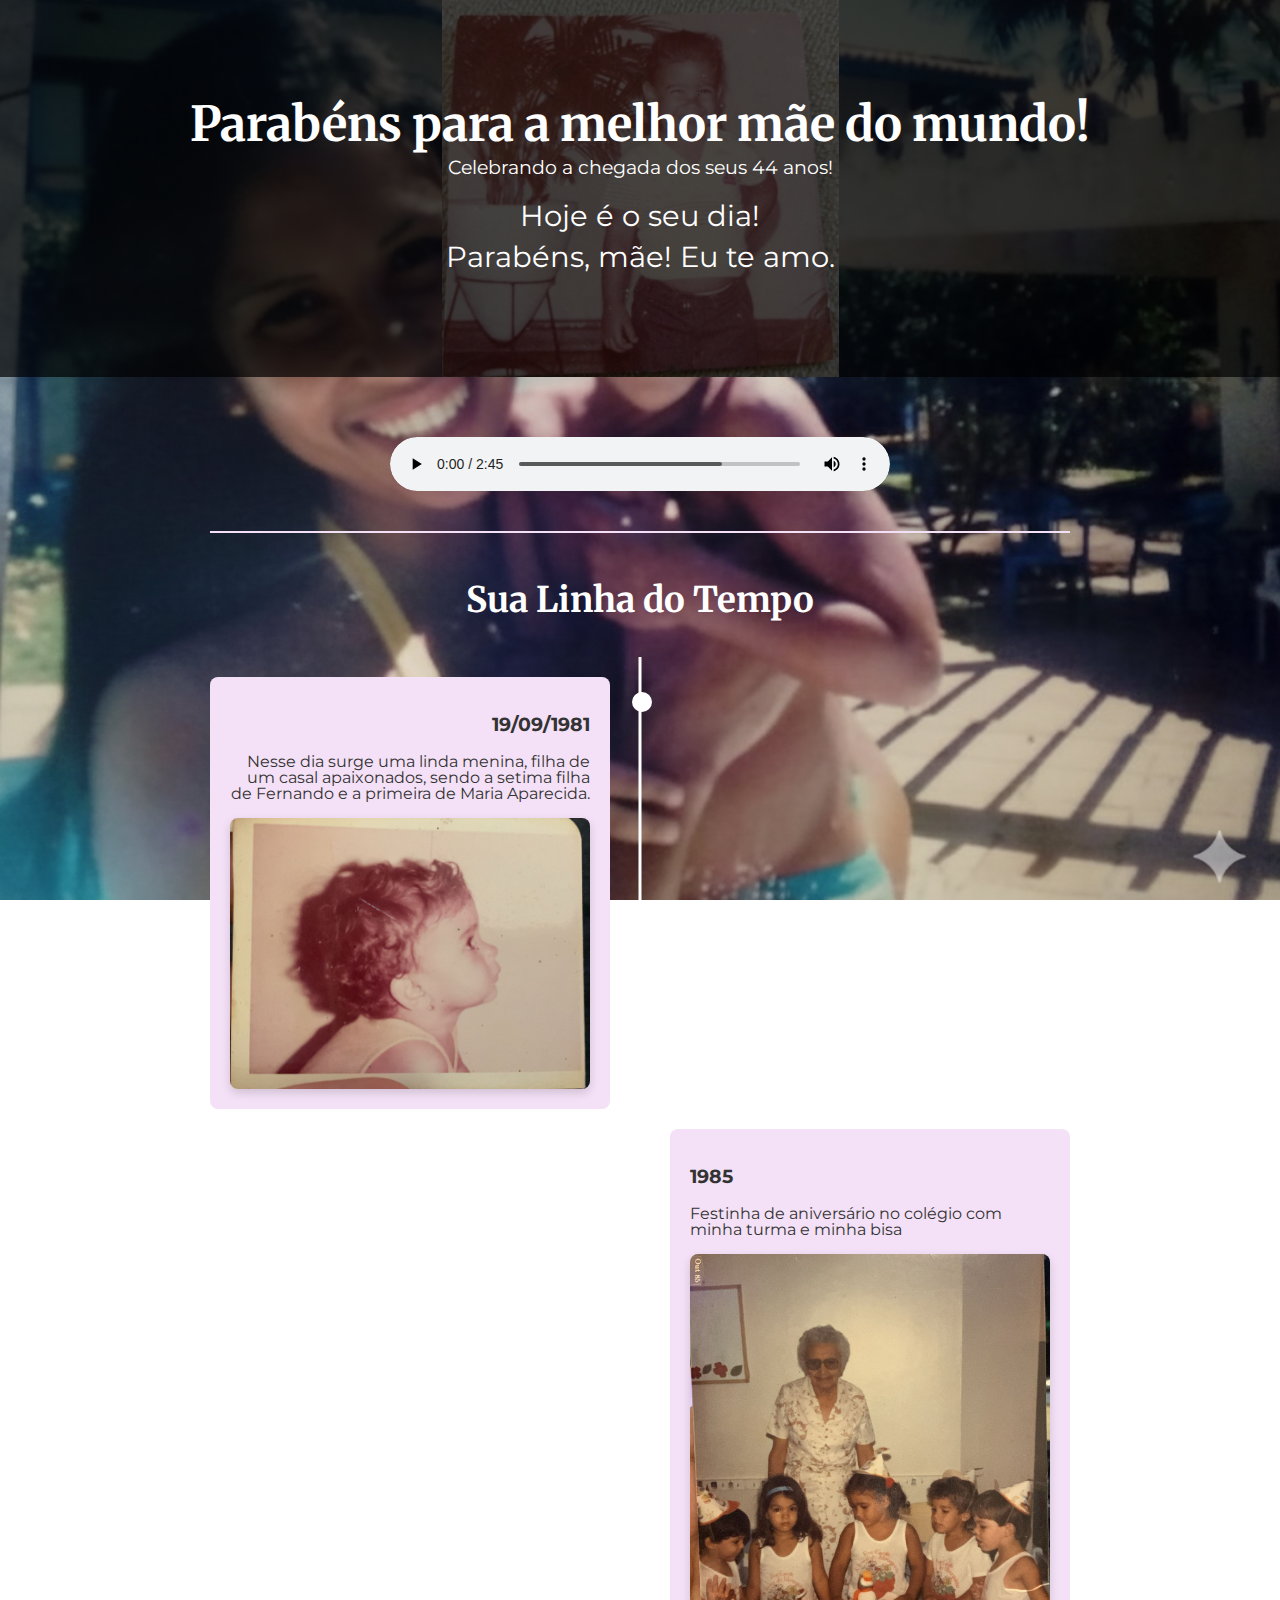
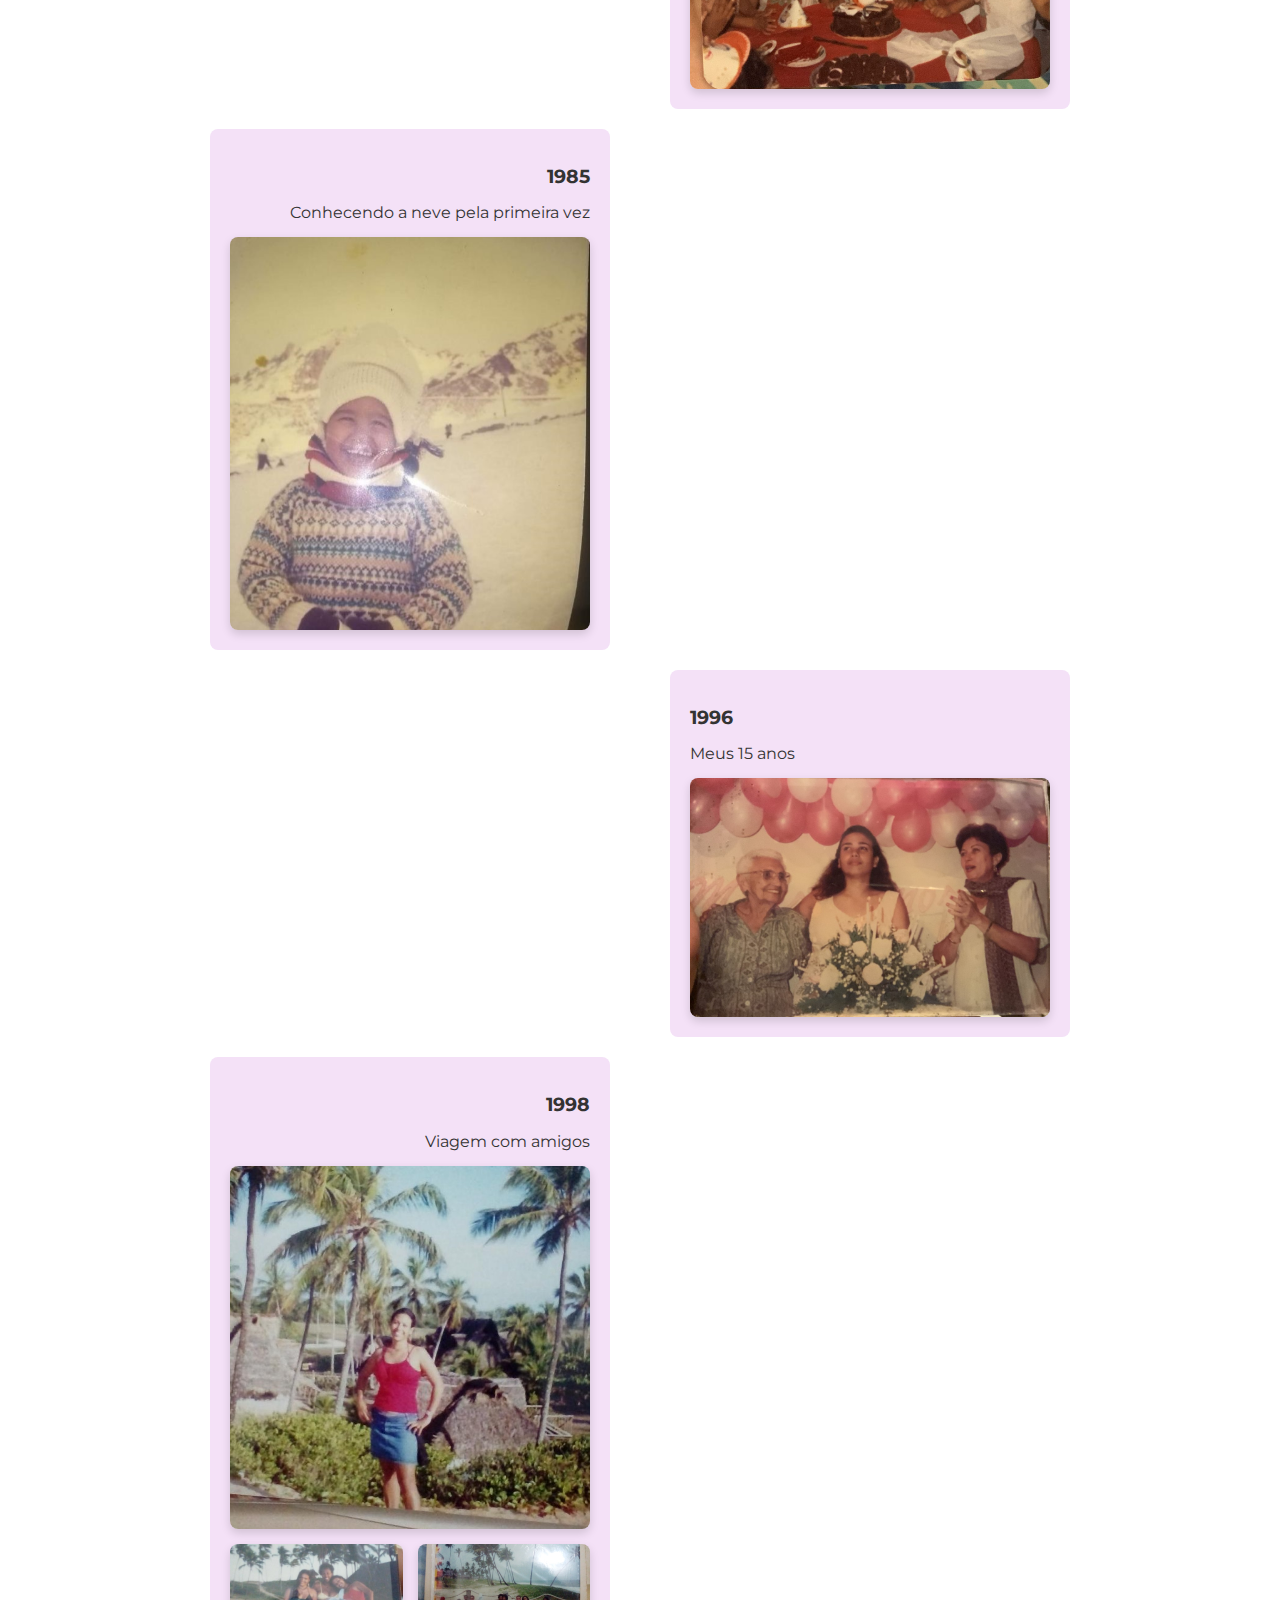
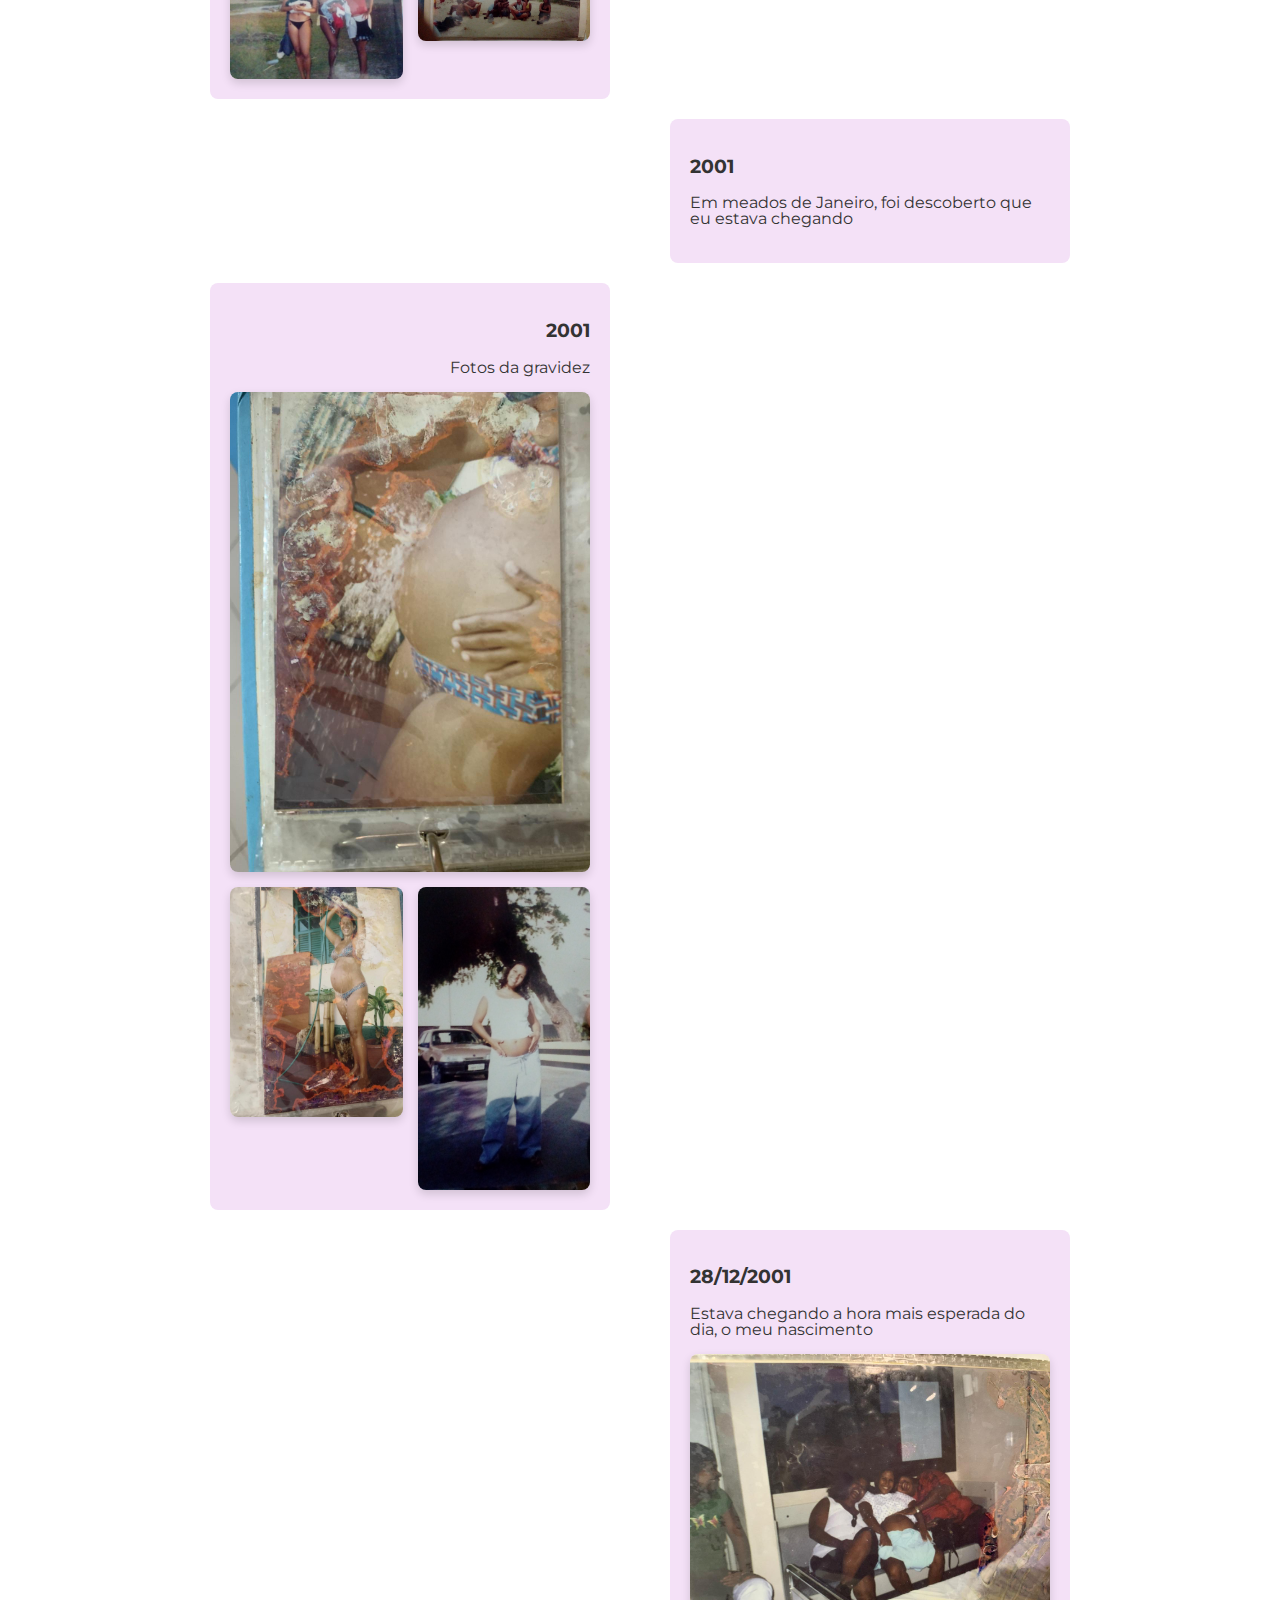
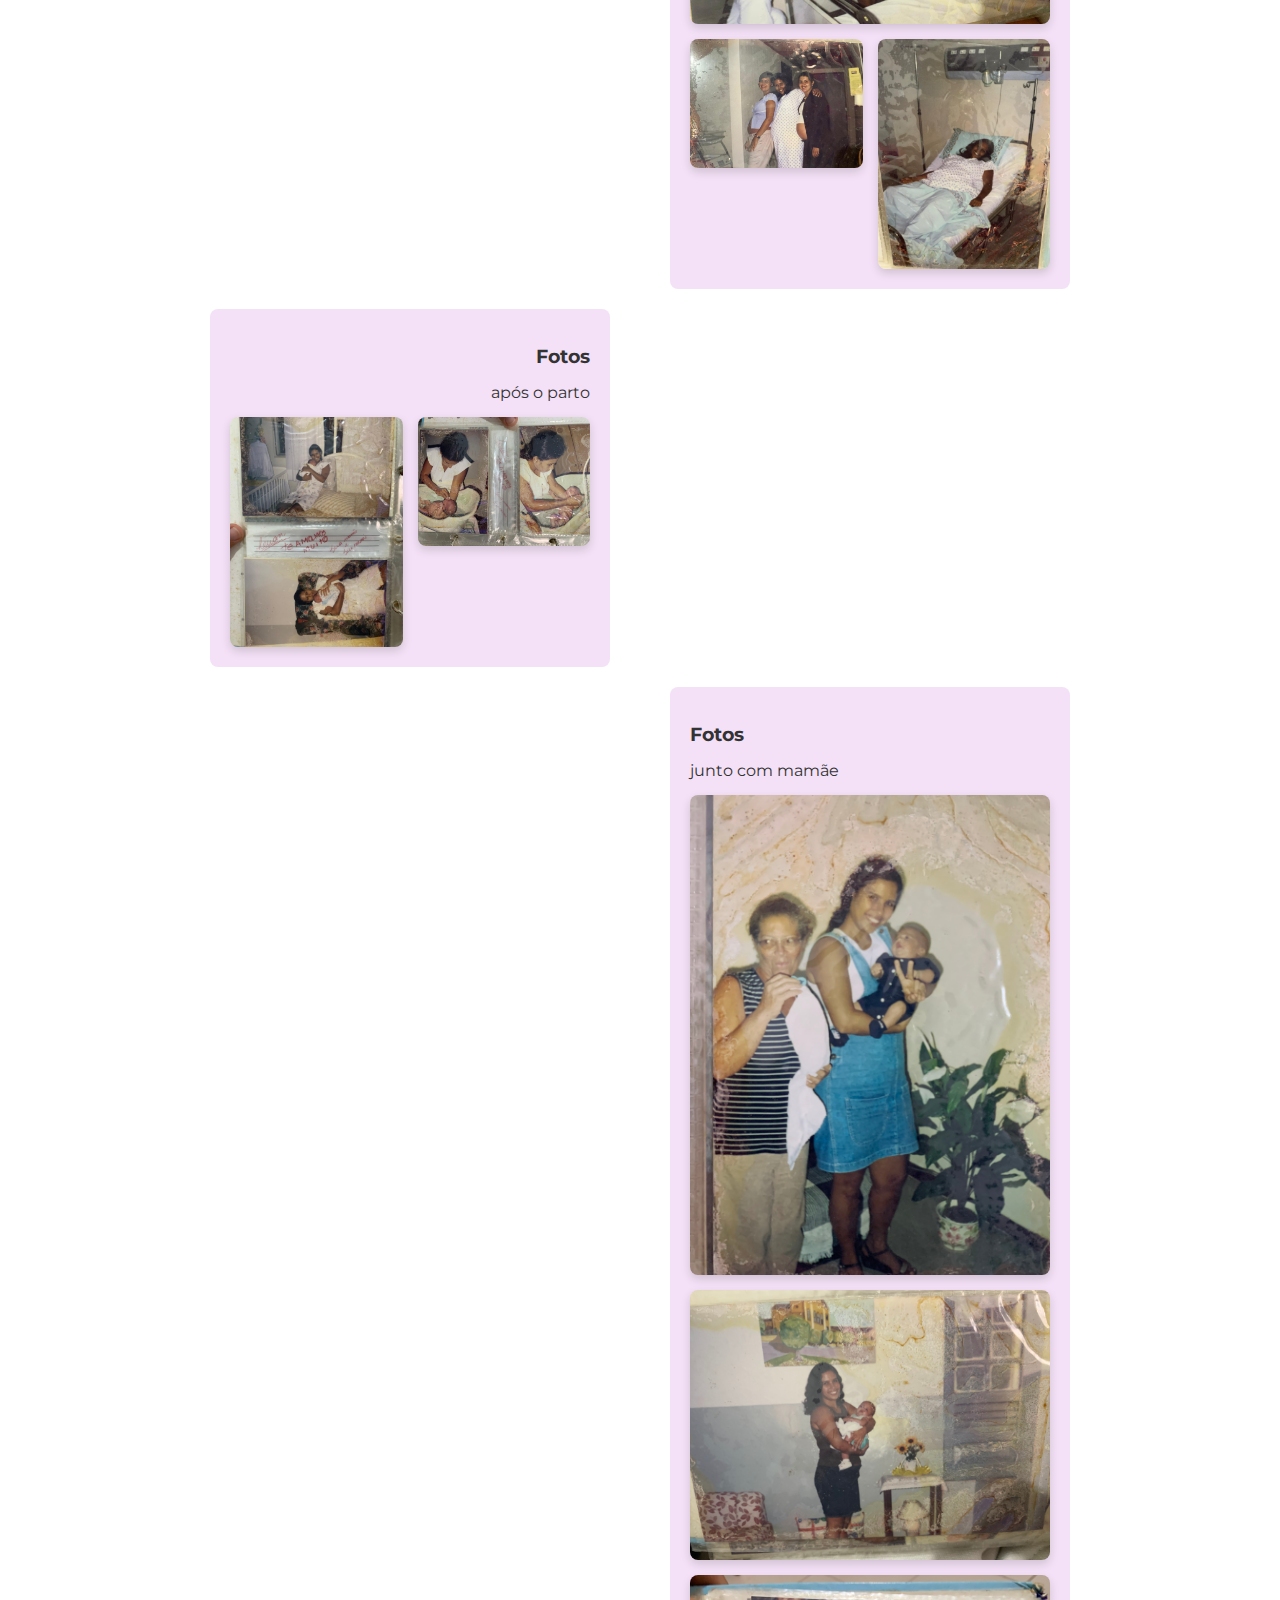
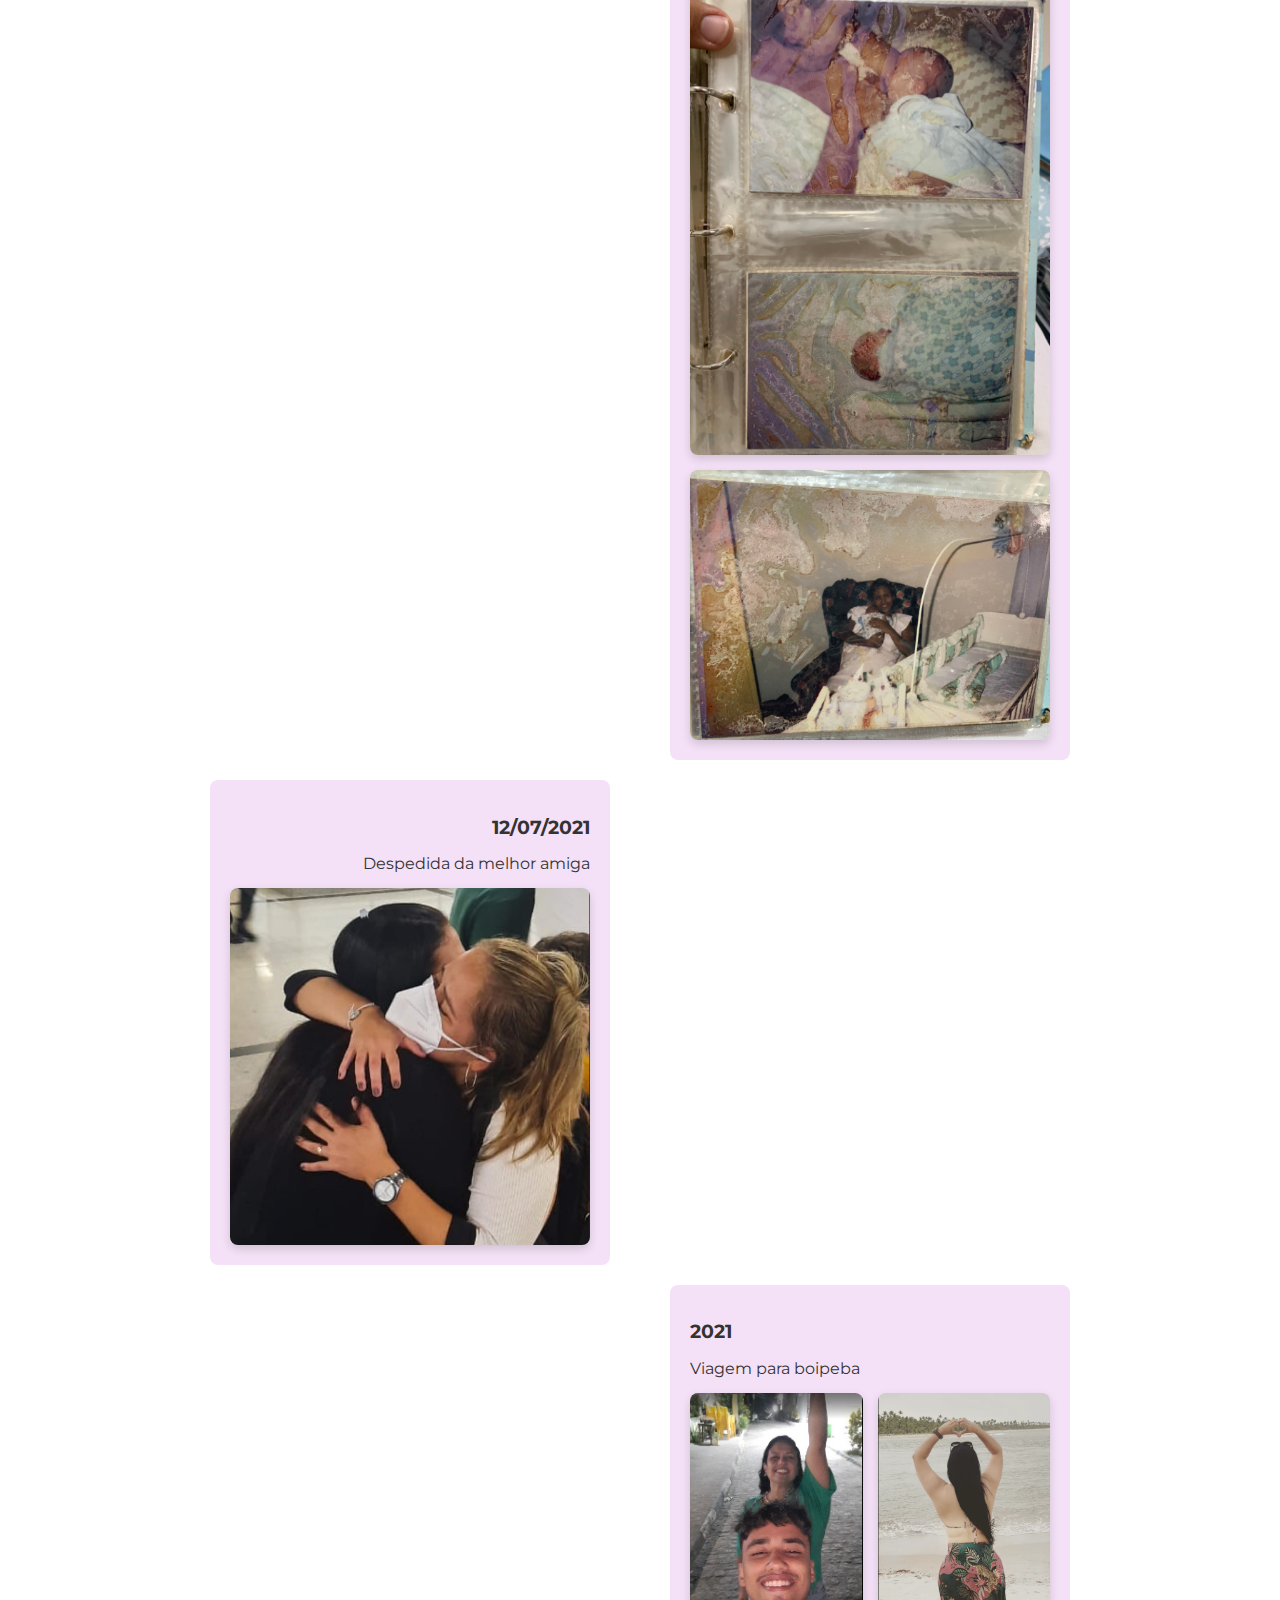
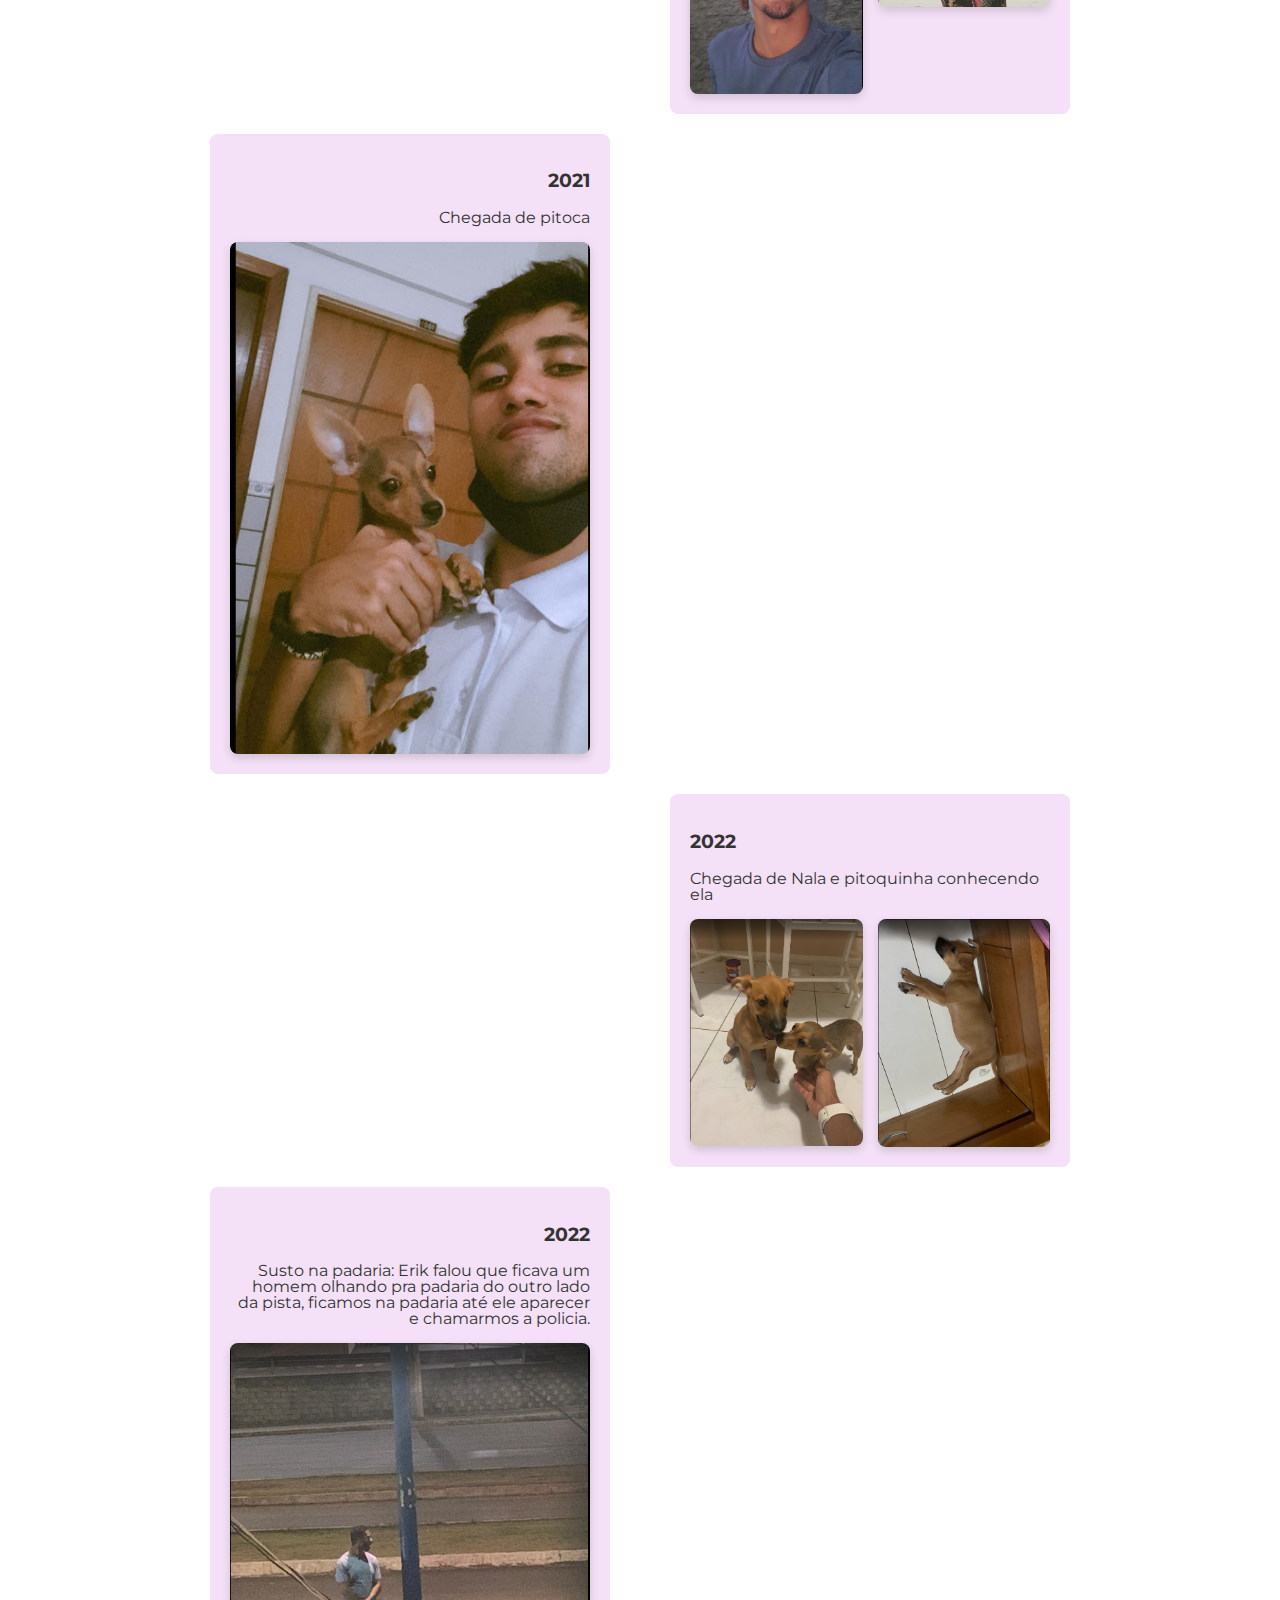
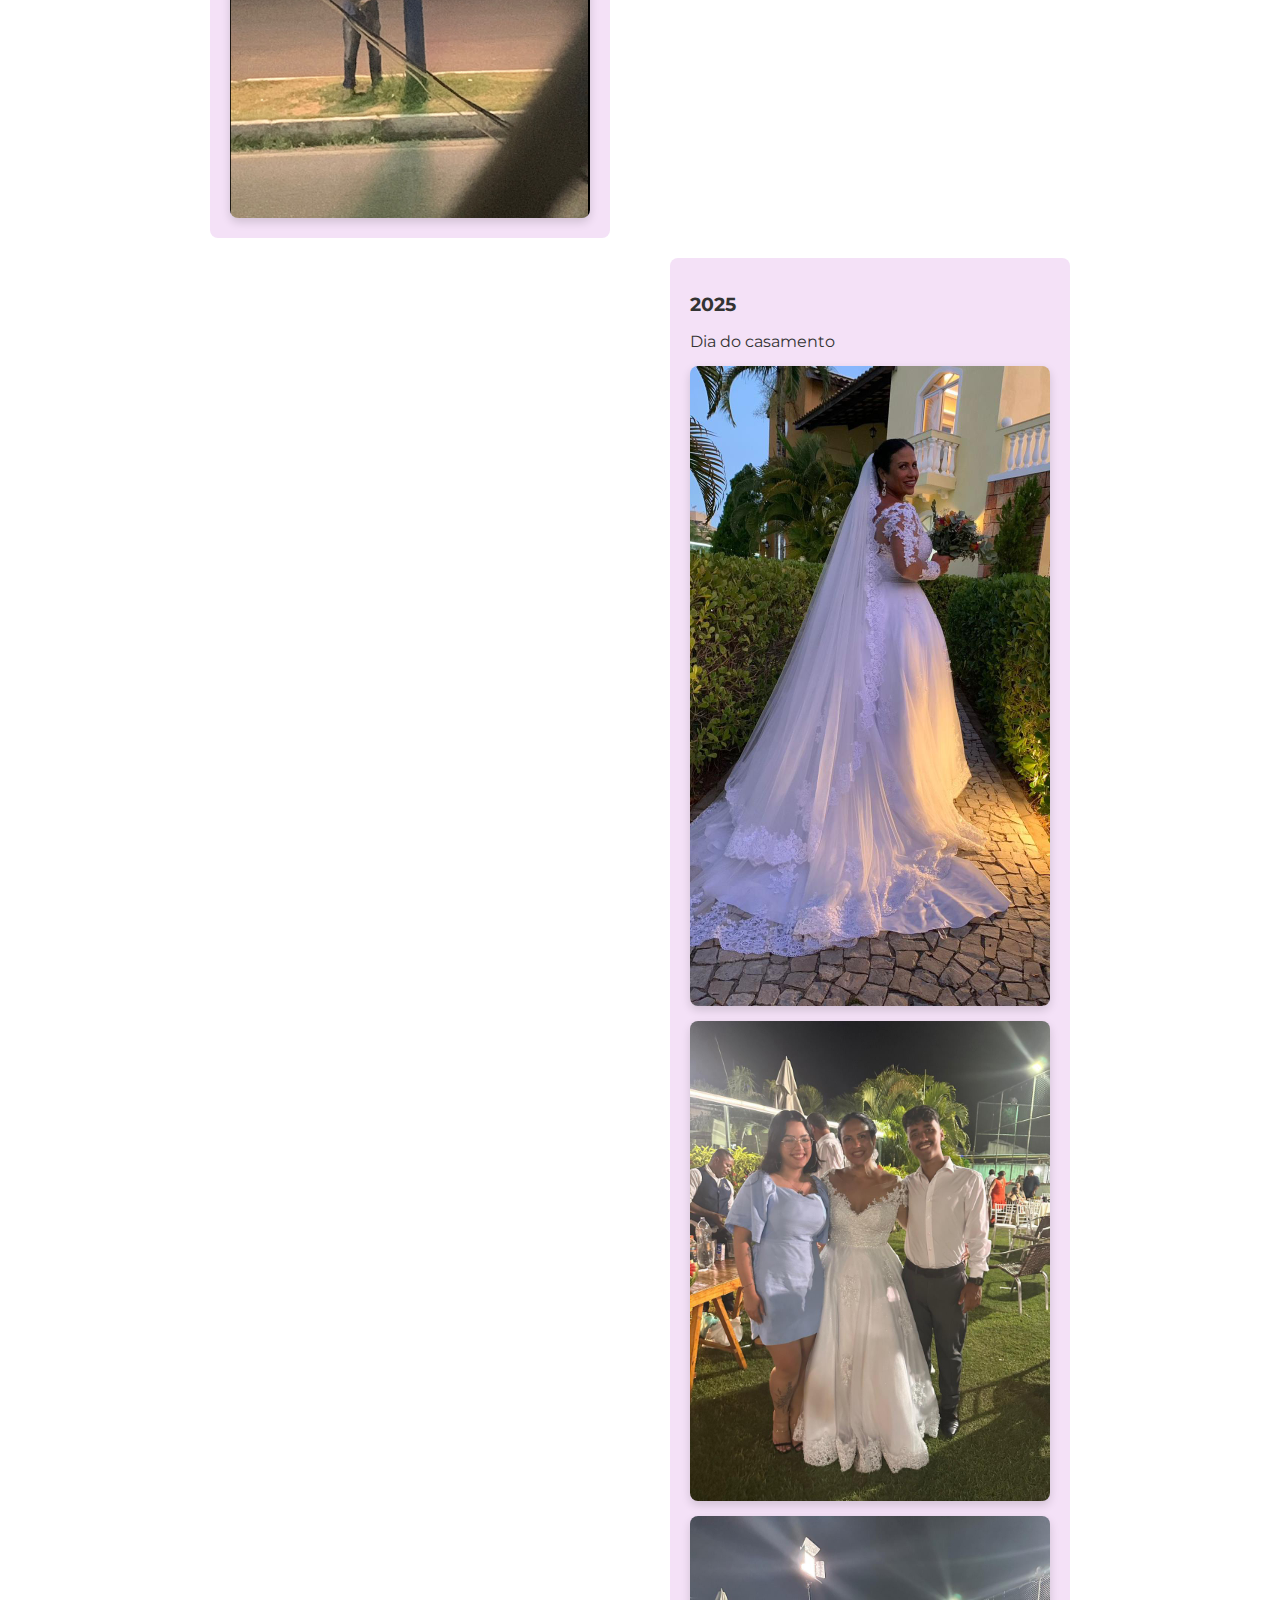
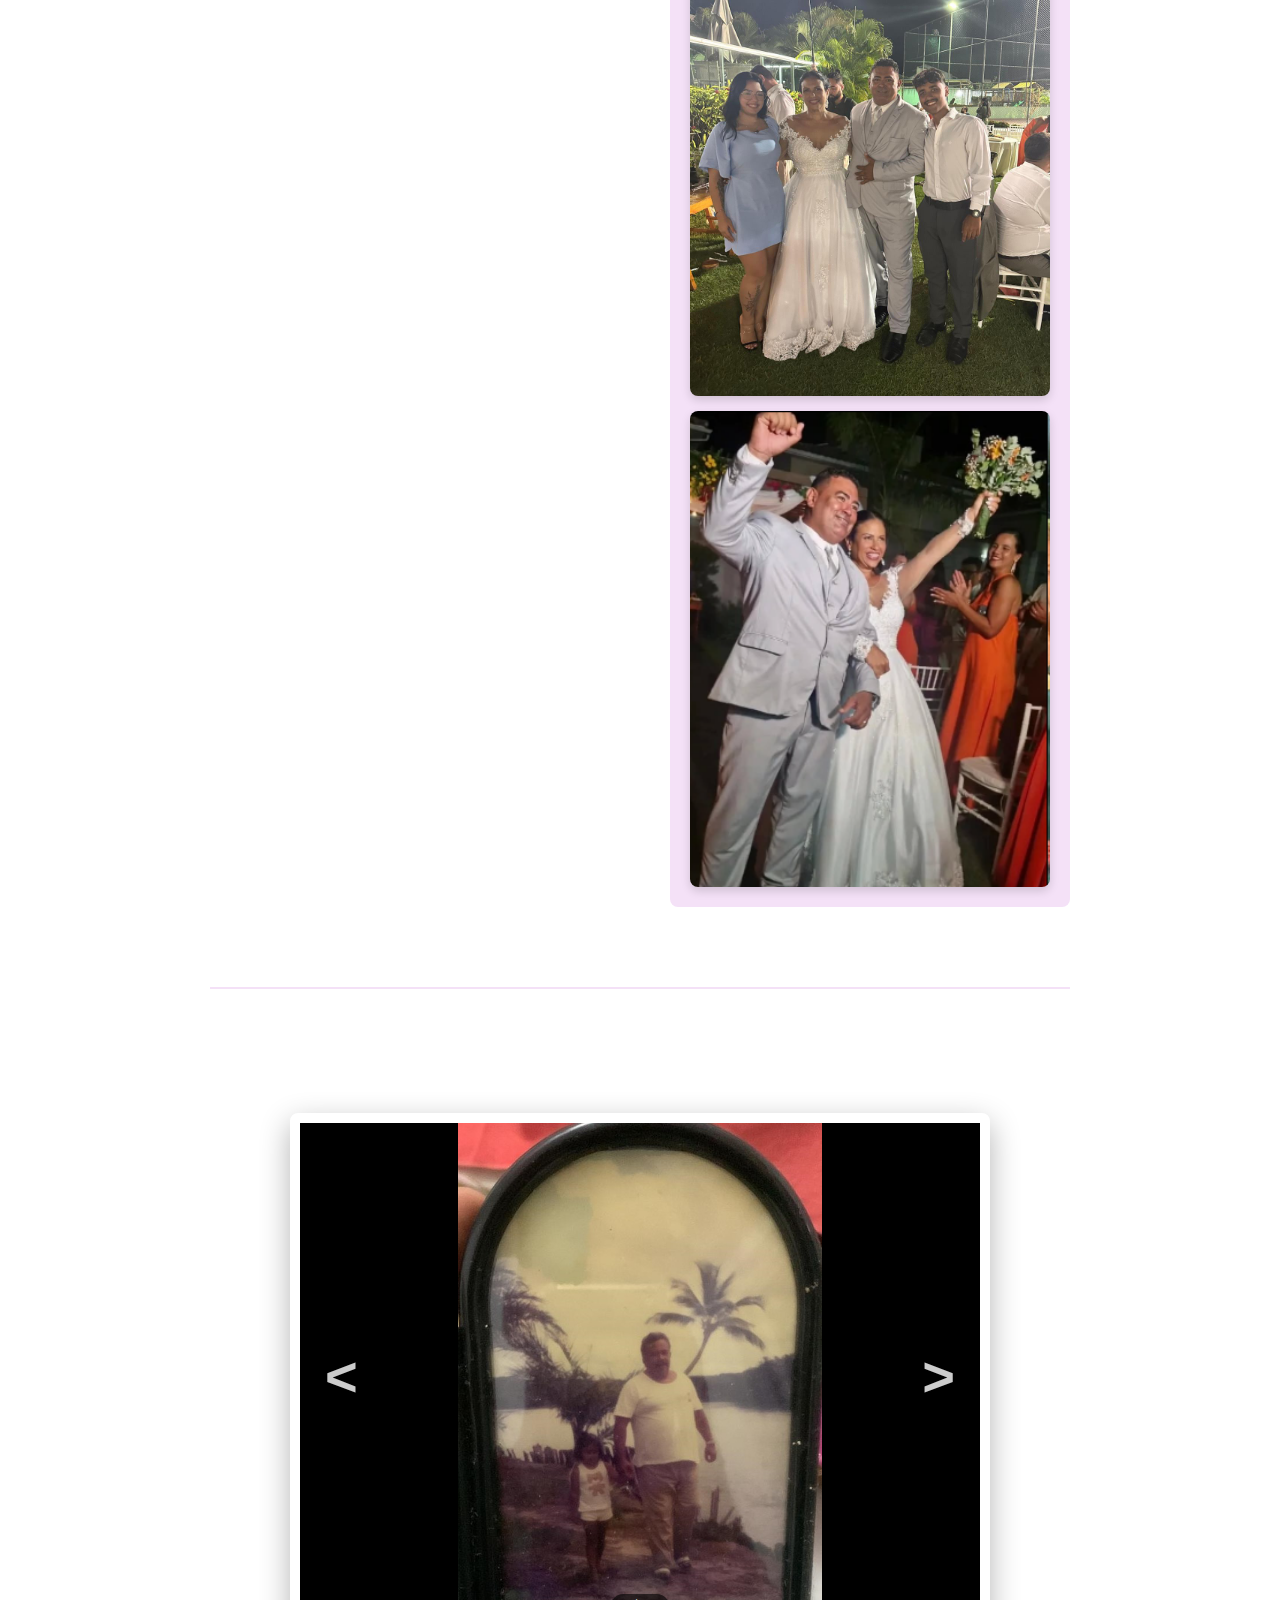
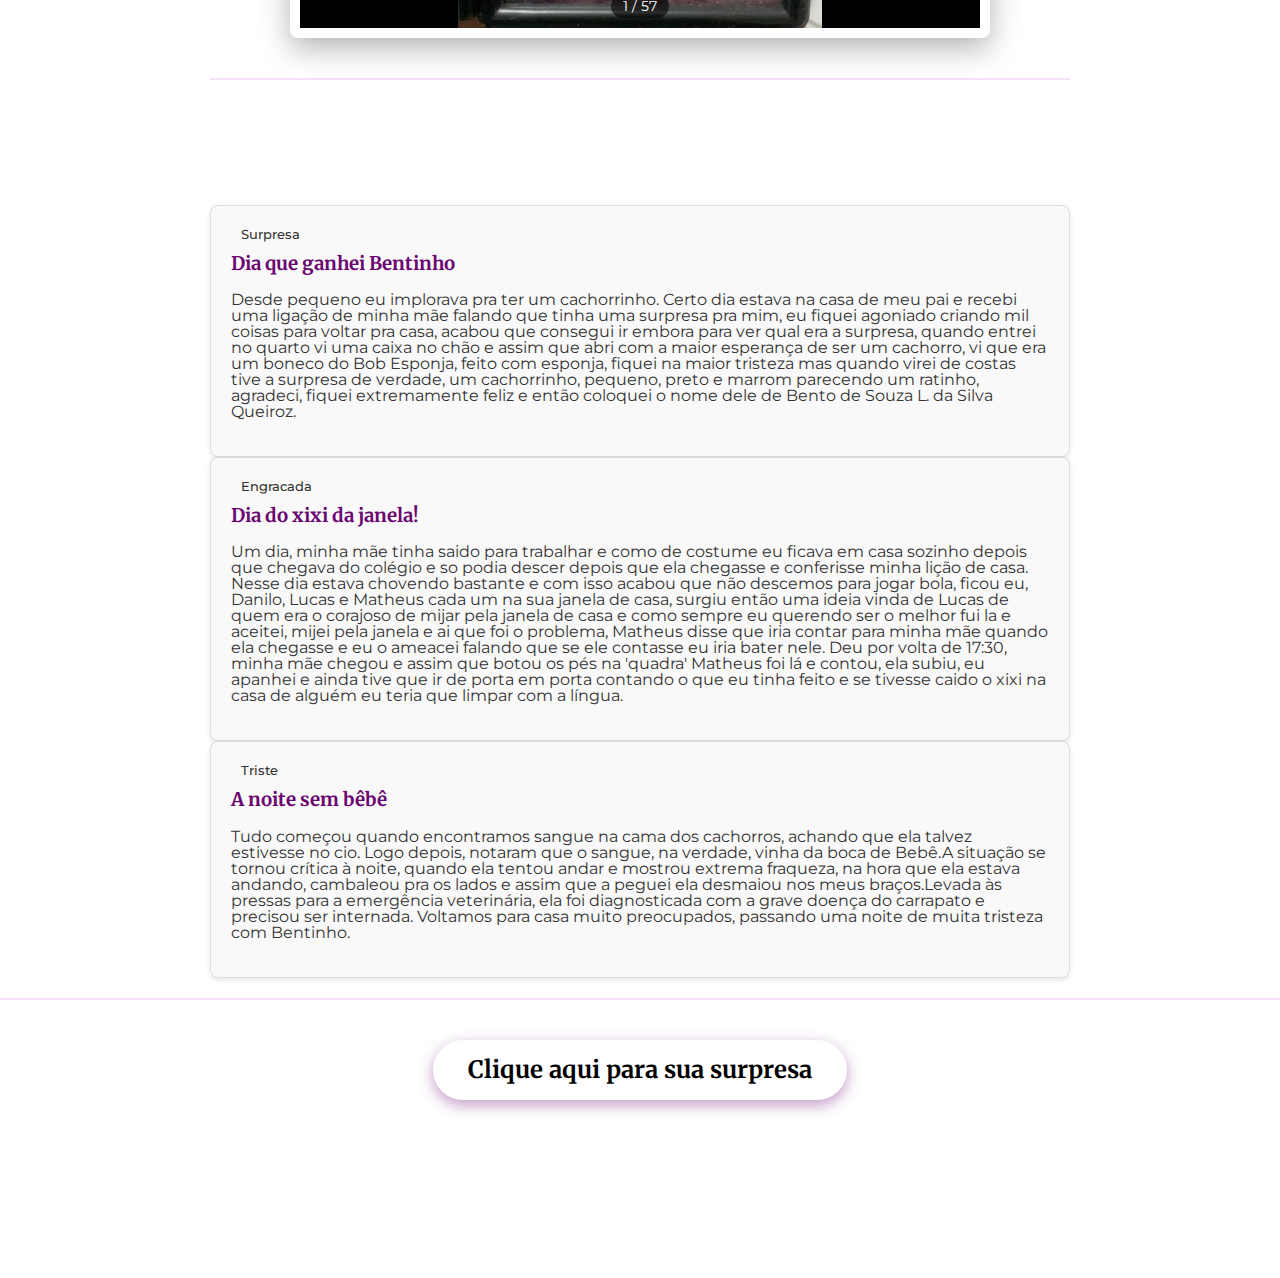
<file: index.html>
<!DOCTYPE html>
<html lang="pt-BR">
<head>
    <meta charset="UTF-8">
    <meta name="viewport" content="width=device-width, initial-scale=1.0">
    <title>Feliz Aniversário, Mãe!</title>
    <link rel="stylesheet" href="style.css">
    <link rel="preconnect" href="https://fonts.googleapis.com">
    <link rel="preconnect" href="https://fonts.gstatic.com" crossorigin>
    <link href="https://fonts.googleapis.com/css2?family=Merriweather:wght@400;700&family=Montserrat:wght@400;500&display=swap" rel="stylesheet">
</head>
<body>

    <header class="hero">
        <div class="hero-content">
            <h1 id="titulo-principal"></h1>
            <p id="subtitulo-principal"></p>
            <div id="countdown">
                <div class="time-box">
                    <span id="dias">00</span>
                    <small>Dias</small>
                </div>
                <div class="time-box">
                    <span id="horas">00</span>
                    <small>Horas</small>
                </div>
                <div class="time-box">
                    <span id="minutos">00</span>
                    <small>Minutos</small>
                </div>
                <div class="time-box">
                    <span id="segundos">00</span>
                    <small>Segundos</small>
                </div>
            </div>
        </div>
    </header>

    <main class="container">
        <audio id="musica-fundo" auto loop controls>
            <source src="Iframe Seu espião (Acústico) [hqQT-dNCZ7Q].mp3" type="audio/mpeg">
        </audio>

        <section class="section">
            <h2>Sua Linha do Tempo</h2>
            <div class="timeline" id="timeline-container"></div>
        </section>

        <section class="section">
            <h2>Seu Álbum de Fotos</h2>
            <div class="photo-book" id="photo-album-container">
                <div id="photo-book-pages"></div>
                <button class="nav-button" id="prev-page" title="Página Anterior">&lt;</button>
                <button class="nav-button" id="next-page" title="Próxima Página">&gt;</button>
                <div id="page-counter"></div>
            </div>
        </section>

        <section class="section">
            <h2>Nossas histórias</h2>
            <div class="stories-grid" id="stories-container"></div>
        </section>
    </main>

    <section class="section section-surpresa">
        <a href="surpresa.html" class="botao-surpresa" target="_blank" rel="noopener noreferrer">Clique aqui para sua surpresa</a>
    </section>

    <footer>
        <p id="autor-footer">Feito com carinho e amor de seu filho</p>
    </footer>
    
    <script src="script.js"></script>
    <script>
        document.addEventListener('DOMContentLoaded', () => {
            const audio = document.getElementById('musica-fundo');
            audio.volume = 0.05;
            const playPromise = audio.play();

            if (playPromise !== undefined) {
                playPromise.catch(error => {
                    console.log("Autoplay bloqueado. Esperando interação do usuário.");
                    const startAudioOnClick = () => {
                        audio.play();
                        document.body.removeEventListener('click', startAudioOnClick);
                    };
                    document.body.addEventListener('click', startAudioOnClick);
                });
            }
        });
    </script>
</body>
</html>
</file>
<file: style.css>
*, *::before, *::after {
    box-sizing: border-box;
}

:root {
    --cor-principal: white; 
    --cor-secundaria: #f4e1f7; 
    --cor-texto: #333;
    --cor-fundo: #fff;
    --fonte-titulo: 'Merriweather', serif;
    --fonte-texto: 'Montserrat', sans-serif;
}

body {
    margin: 0;
    font-family: var(--fonte-texto);
    color: var(--cor-texto);
    line-height: 1;
    background-image: url('sorriso.png');
    background-size: cover;
    background-attachment: fixed;
    background-position: center;
}

.container {
    max-width: 900px;
    margin: 0 auto;
    padding: 20px;
}

.hero {
    background-image: linear-gradient(rgba(0,0,0,0.7), rgba(0,0,0,0.7)), url('IMG-20250915-WA0293.jpg');
    background-size: contain;
    background-repeat: no-repeat;
    background-position: center;
    color: white;
    padding: 100px 20px;
    text-align: center;
}

.hero-content h1 {
    font-family: var(--fonte-titulo);
    font-size: 3rem;
    margin: 0;
}

.hero-content p {
    font-size: 1.2rem;
    margin-top: 10px;
}

.section {
    margin-top: 40px;
    padding-top: 20px;
    border-top: 2px solid var(--cor-secundaria);
}

.section h2 {
    font-family: var(--fonte-titulo);
    color: var(--cor-principal);
    text-align: center;
    font-size: 2.2rem;
    margin-bottom: 40px;
}

.timeline {
    position: relative;
    padding: 20px 0;
    overflow: auto; 
}

.timeline::before {
    content: '';
    position: absolute;
    top: 0;
    bottom: 0;
    left: 50%;
    width: 3px;
    background-color: var(--cor-principal);
    transform: translateX(-50%);
}

.timeline-item {
    width: 50%;
    position: relative;
    box-sizing: border-box; 
    margin-bottom: 20px; 
}

.timeline-item:nth-child(odd) {
    float: left;
    clear: both;
    padding-right: 30px; 
    text-align: right; 
}

.timeline-item:nth-child(even) {
    float: right;
    clear: both; 
    padding-left: 30px;
}

.timeline-item::after {
    content: '';
    position: absolute;
    width: 20px;
    height: 20px;
    background-color: white;
    border: 3px solid var(--cor-principal);
    border-radius: 50%;
    top: 15px; 
    z-index: 1;
}

.timeline-item:nth-child(odd)::after {
    right: -11.5px; 
}

.timeline-item:nth-child(even)::after {
    left: -11.5px;
}

.timeline-content {
    padding: 20px;
    background: var(--cor-secundaria);
    border-radius: 8px;
    position: relative;
}

.timeline-images {
    display: grid;
    gap: 15px;
    margin-top: 15px;
}

.timeline-images img {
    width: 100%;
    height: auto;
    object-fit: cover;
    border-radius: 8px;
    box-shadow: 0 4px 10px rgba(0,0,0,0.15);
}


.timeline-images:has(img:nth-child(2):last-child) {
    grid-template-columns: repeat(2, 1fr);
}

.timeline-images:has(img:nth-child(3):last-child) {
    grid-template-columns: 1fr 1fr;
    grid-template-rows: auto auto;
}

.timeline-images:has(img:nth-child(3):last-child) img:first-child {
    grid-column: span 2; 
}

.photo-book {
    position: relative; 
    width: 100%;
    max-width: 700px; 
    margin: 40px auto; 
    aspect-ratio: 4 / 3;
    background-color: #f0f0f0;
    box-shadow: 0 10px 30px rgba(0,0,0,0.3);
    border: 10px solid white;
    border-radius: 8px;
    overflow: hidden;
}
#photo-book-pages {
    width: 100%;
    height: 100%;
    display: flex;             
    align-items: center;      
    justify-content: center;    
    background-color: #000;     
}

#photo-book-pages img {
    max-width: 100%;
    max-height: 100%;
    object-fit: contain;        
    display: none;
    animation: fadeIn 0.5s;
}

#photo-book-pages img.active {
    display: block;
}

.nav-button {
    position: absolute;
    top: 50%;
    transform: translateY(-50%);
    background-color: rgba(0, 0, 0, 0.6);
    color: white;
    border: none;
    font-size: 3.5rem;
    font-weight: bold;
    cursor: pointer;
    padding: 10px 15px; 
    z-index: 10;
    transition: background-color 0.2s ease;
    border-radius: 8px; 
    outline: none;
    opacity: 0.8; 
}

.nav-button:hover {
    background-color: rgba(0, 0, 0, 0.9); 
    opacity: 1;
}

#prev-page {
    left: 10px;
}

#next-page {
    right: 10px;
}

#page-counter {
    position: absolute;
    bottom: 10px;
    left: 50%;
    transform: translateX(-50%);
    background-color: rgba(0, 0, 0, 0.6);
    color: white;
    padding: 5px 12px;
    border-radius: 15px;
    font-size: 0.9rem;
}

@keyframes fadeIn {
    from { opacity: 0.5; }
    to { opacity: 1; }
}

.story-card {
    background-color: #f9f9f9;
    border: 1px solid #ddd;
    border-radius: 8px;
    padding: 20px;
    box-shadow: 0 2px 5px rgba(0,0,0,0.1);
}

.story-card h3 {
    margin-top: 0;
    color: #6a0572; /* Alterado de var(--cor-principal) para a cor roxa */
    font-family: var(--fonte-titulo);
}

.story-card .tag {
    display: inline-block;
    padding: 3px 10px;
    border-radius: 12px;
    font-size: 0.8em;
    font-weight: 500;
    margin-bottom: 10px;
}

.tag.engracada {
    background-color: #fef1e0;
    color: #d35400;
}

.tag.emocionante {
    background-color: #eaf2f8;
    color: #2980b9;
}

footer {
    text-align: center;
    margin-top: 50px;
    padding: 20px;
    background-color: var(--cor-principal);
    color: white;
}

#musica-fundo {
    display: block;
    width: 100%;
    max-width: 500px;
    margin: 40px auto;
    border-radius: 30px;
    box-shadow: 0 4px 15px rgba(0,0,0,0.1);
}

.section-surpresa {
    text-align: center;
    padding: 40px 20px;
    background-color: rgba(255, 255, 255, 0.8); 
    margin: 0 auto;
}

.botao-surpresa {
    display: inline-block;
    background-color: var(--cor-principal);
    color: black;
    font-family: var(--fonte-titulo);
    font-size: 1.5rem;
    padding: 18px 35px;
    border-radius: 50px;
    text-decoration: none;
    font-weight: bold;
    box-shadow: 0 5px 15px rgba(106, 5, 114, 0.4);
    transition: transform 0.3s ease, box-shadow 0.3s ease;
}

.botao-surpresa:hover {
    transform: translateY(-3px);
    box-shadow: 0 8px 20px rgba(106, 5, 114, 0.5);
    background-color: #81068a;
}

@media (max-width: 768px) {

    .container {
        padding: 10px;
    }

    .timeline::before {
        left: 15px; 
    }

    .timeline-item {
        width: 100%;
        padding-left: 45px; 
        padding-right: 10px;
        float: none;
        clear: both;
        text-align: left; 
    }
 
    .timeline-item:nth-child(odd),
    .timeline-item:nth-child(even) {
        float: none;
        padding-left: 45px;
        padding-right: 10px;
        text-align: left;
    }

    .timeline-item::after {
        left: 3px;
    }
    .timeline-item:nth-child(odd)::after,
    .timeline-item:nth-child(even)::after {
        left: 3px;
        right: auto;
    }

    .timeline-images {
        grid-template-columns: 1fr !important; 
    }

    .timeline-images:has(img:nth-child(3):last-child) img:first-child {
        grid-column: auto !important;
    }
}
</file>
